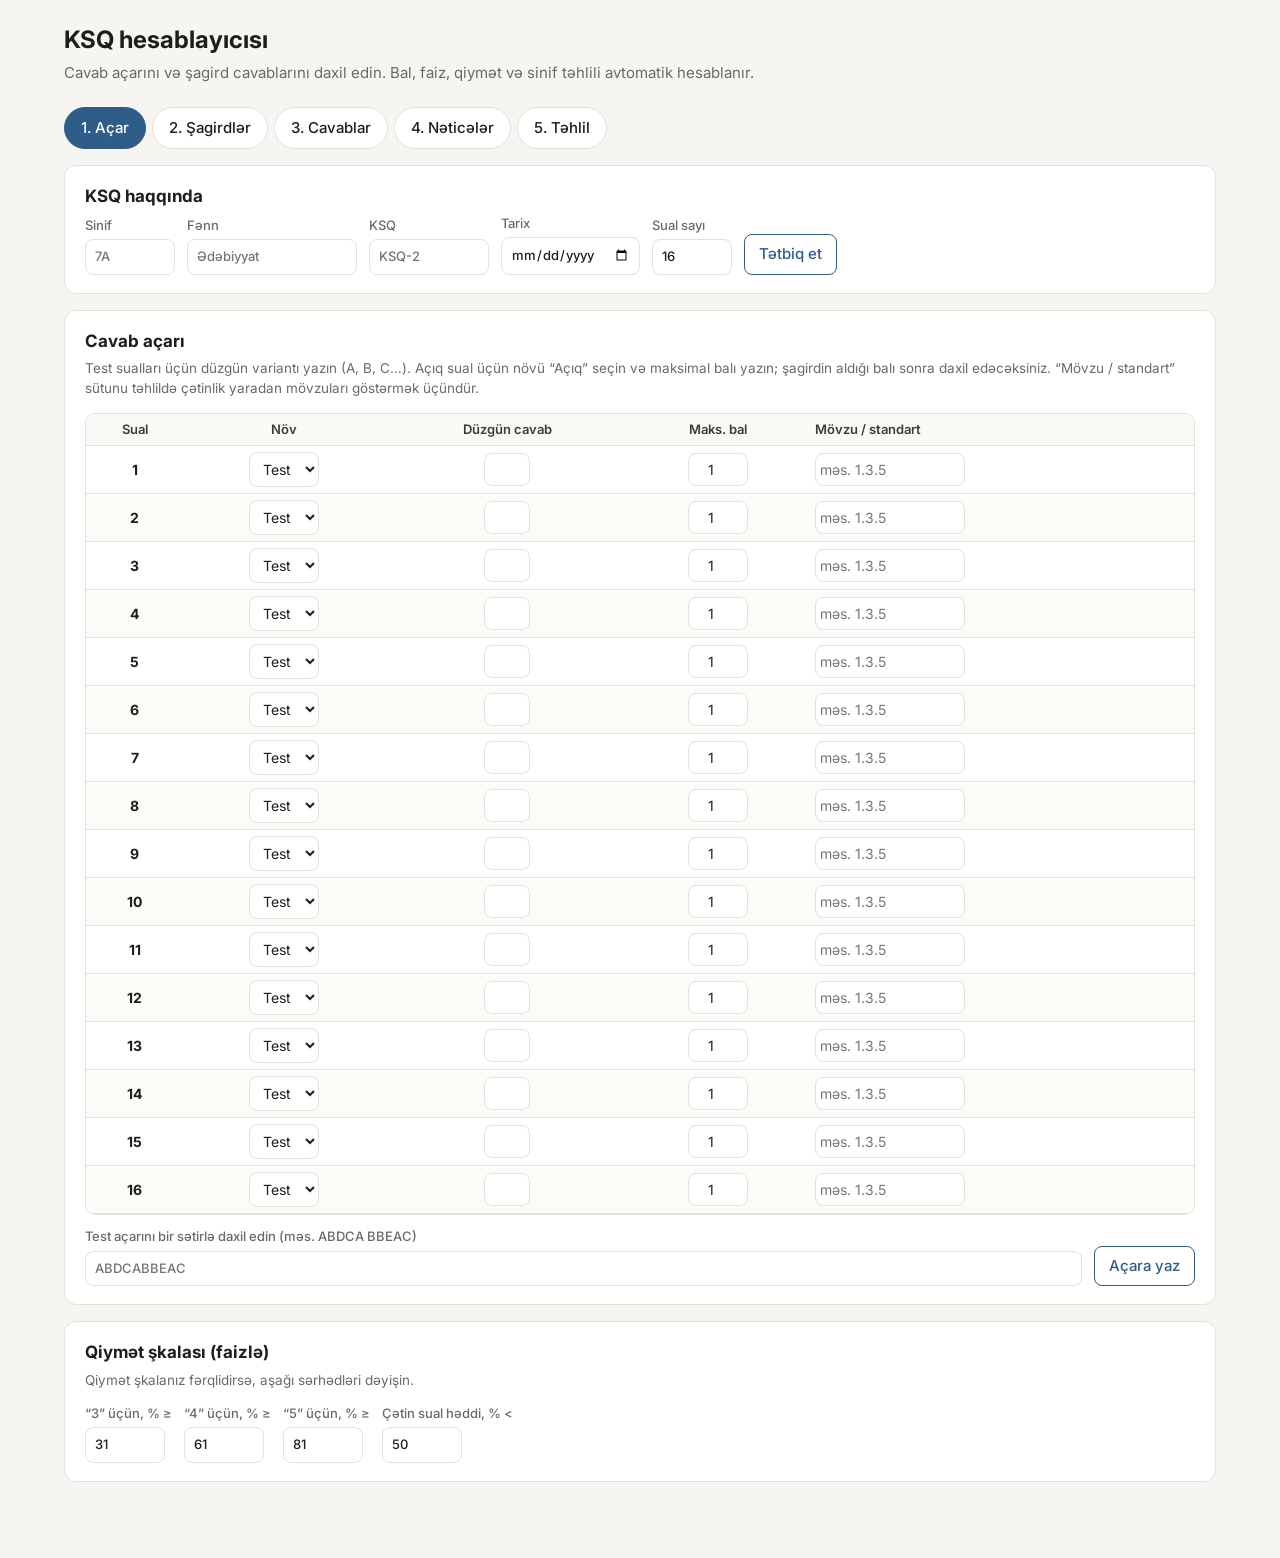
<file: public/assets/aistudio/index_bfc1c2e7.html>
<!DOCTYPE html>
<html lang="az">
<head>
<meta charset="utf-8">
<meta name="viewport" content="width=device-width, initial-scale=1">
<title>KSQ hesablayıcısı</title>
<link rel="manifest" href="manifest.json">
<meta name="theme-color" content="#2f5d8a">
<link rel="icon" href="icons/icon-192.png">
<link rel="apple-touch-icon" href="icons/icon-180.png">
<meta name="apple-mobile-web-app-capable" content="yes">
<meta name="apple-mobile-web-app-title" content="KSQ">
<link rel="preconnect" href="https://fonts.googleapis.com">
<link href="https://fonts.googleapis.com/css2?family=Inter:wght@400;500;600;700&display=swap" rel="stylesheet">
<style>
:root{
  --bg:#f6f5f1; --card:#ffffff; --ink:#1d1d1b; --muted:#6b6a65; --line:#e3e1da;
  --accent:#2f5d8a; --accent-soft:#e7eef6; --ok:#2e7d4f; --ok-soft:#e5f2ea;
  --warn:#b26a00; --warn-soft:#fbf0dc; --bad:#b23b3b; --bad-soft:#f8e4e4;
}
*{box-sizing:border-box}
body{margin:0;background:var(--bg);color:var(--ink);font:15px/1.5 Inter,system-ui,sans-serif}
header{padding:22px 24px 8px;max-width:1200px;margin:0 auto}
h1{font-size:24px;margin:0 0 4px}
header p{margin:0;color:var(--muted)}
nav{max-width:1200px;margin:14px auto 0;padding:0 24px;display:flex;gap:6px;flex-wrap:wrap}
nav button{border:1px solid var(--line);background:var(--card);padding:9px 16px;border-radius:999px;font:inherit;font-weight:500;cursor:pointer;color:var(--ink)}
nav button.on{background:var(--accent);border-color:var(--accent);color:#fff}
main{max-width:1200px;margin:0 auto;padding:16px 24px 60px}
section.view{display:none}
section.view.on{display:block}
.card{background:var(--card);border:1px solid var(--line);border-radius:12px;padding:18px 20px;margin-bottom:16px}
.card h2{font-size:17px;margin:0 0 4px}
.card .hint{color:var(--muted);font-size:13.5px;margin:0 0 14px}
.row{display:flex;gap:12px;flex-wrap:wrap;align-items:flex-end}
label.f{display:flex;flex-direction:column;gap:4px;font-size:13px;color:var(--muted);font-weight:500}
input,select,textarea{font:inherit;color:var(--ink);border:1px solid var(--line);border-radius:8px;padding:7px 9px;background:#fff}
input:focus,select:focus,textarea:focus{outline:2px solid var(--accent-soft);border-color:var(--accent)}
textarea{width:100%;min-height:150px;resize:vertical}
.btn{border:1px solid var(--accent);background:var(--accent);color:#fff;padding:8px 14px;border-radius:8px;font:inherit;font-weight:500;cursor:pointer}
.btn.ghost{background:#fff;color:var(--accent)}
.btn.small{padding:5px 10px;font-size:13px}
.btn.danger{border-color:var(--bad);color:var(--bad);background:#fff}
.tw{overflow-x:auto;border:1px solid var(--line);border-radius:10px}
table{border-collapse:collapse;width:100%;font-size:14px}
th,td{border-bottom:1px solid var(--line);padding:6px 8px;text-align:center;white-space:nowrap}
th{background:#faf9f6;font-weight:600;font-size:13px;color:#3d3c38;position:sticky;top:0}
td.name,th.name{text-align:left;position:sticky;left:0;background:inherit;z-index:1}
tbody tr{background:#fff}
tbody tr:nth-child(even){background:#fcfbf8}
td input{width:46px;text-align:center;padding:5px 4px;text-transform:uppercase}
td input.nm{width:190px;text-align:left;text-transform:none}
td input.tp{width:150px;text-align:left;text-transform:none}
td.c{background:var(--ok-soft)!important}
td.x{background:var(--bad-soft)!important}
td.p{background:var(--warn-soft)!important}
.kpis{display:grid;grid-template-columns:repeat(auto-fit,minmax(150px,1fr));gap:12px;margin-bottom:16px}
.kpi{background:var(--card);border:1px solid var(--line);border-radius:12px;padding:14px 16px}
.kpi .v{font-size:26px;font-weight:700}
.kpi .l{font-size:13px;color:var(--muted)}
.bar{height:10px;border-radius:6px;background:#eeece6;overflow:hidden;min-width:120px}
.bar i{display:block;height:100%;background:var(--accent)}
.tag{display:inline-block;padding:2px 8px;border-radius:999px;font-size:12px;font-weight:600}
.tag.ok{background:var(--ok-soft);color:var(--ok)}
.tag.warn{background:var(--warn-soft);color:var(--warn)}
.tag.bad{background:var(--bad-soft);color:var(--bad)}
.grade{display:inline-block;width:28px;height:28px;line-height:28px;border-radius:50%;font-weight:700;color:#fff;text-align:center}
.g2{background:var(--bad)}.g3{background:var(--warn)}.g4{background:var(--accent)}.g5{background:var(--ok)}
.dist{display:flex;gap:14px;flex-wrap:wrap}
.dist .d{flex:1;min-width:120px;border:1px solid var(--line);border-radius:10px;padding:10px 12px}
.toast{position:fixed;bottom:20px;left:50%;transform:translateX(-50%);background:#1d1d1b;color:#fff;padding:9px 16px;border-radius:8px;font-size:14px;opacity:0;transition:opacity .2s;pointer-events:none}
.toast.on{opacity:1}
pre.out{white-space:pre-wrap;background:#faf9f6;border:1px solid var(--line);border-radius:10px;padding:14px;font:14px/1.6 Inter,system-ui,sans-serif;margin:0}
.empty{color:var(--muted);padding:18px;text-align:center}
.legend{font-size:13px;color:var(--muted);margin-top:8px}
.legend span{display:inline-block;width:12px;height:12px;border-radius:3px;vertical-align:-2px;margin:0 4px 0 10px}

.scan{display:flex;gap:14px;border:1px solid var(--line);border-radius:10px;padding:12px;margin-top:12px;flex-wrap:wrap;background:#fff}
.scan img{width:150px;border-radius:6px;border:1px solid var(--line);cursor:zoom-in;align-self:flex-start}
.scan .body{flex:1;min-width:280px}
.scan .qs{display:flex;flex-wrap:wrap;gap:6px;margin:8px 0}
.scan .qs label{display:flex;flex-direction:column;align-items:center;font-size:11px;color:var(--muted)}
.scan .qs input{width:36px;text-align:center;padding:4px;text-transform:uppercase}
.scan .qs input.fl{border-color:var(--warn);background:var(--warn-soft)}
.scan.done{opacity:.6}
.msg{font-size:13px;margin:4px 0}
.msg.warn{color:var(--warn)} .msg.bad{color:var(--bad)} .msg.ok{color:var(--ok)}
#zoom{position:fixed;inset:0;background:rgba(0,0,0,.75);display:none;align-items:center;justify-content:center;z-index:50;cursor:zoom-out}
#zoom img{max-width:95vw;max-height:95vh;border-radius:6px}
.filebtn{position:relative;overflow:hidden;display:inline-block}
.filebtn input{position:absolute;inset:0;opacity:0;cursor:pointer}
@media(max-width:640px){header,main,nav{padding-left:14px;padding-right:14px}}
</style>
</head>
<body>
<header>
  <h1>KSQ hesablayıcısı</h1>
  <p>Cavab açarını və şagird cavablarını daxil edin. Bal, faiz, qiymət və sinif təhlili avtomatik hesablanır.</p>
</header>
<nav>
  <button data-v="setup" class="on">1. Açar</button>
  <button data-v="students">2. Şagirdlər</button>
  <button data-v="answers">3. Cavablar</button>
  <button data-v="results">4. Nəticələr</button>
  <button data-v="analysis">5. Təhlil</button>
</nav>
<main>

<!-- 1. SETUP -->
<section class="view on" id="v-setup">
  <div class="card">
    <h2>KSQ haqqında</h2>
    <div class="row">
      <label class="f">Sinif<input id="m-class" placeholder="7A" style="width:90px"></label>
      <label class="f">Fənn<input id="m-subject" placeholder="Ədəbiyyat" style="width:170px"></label>
      <label class="f">KSQ<input id="m-title" placeholder="KSQ-2" style="width:120px"></label>
      <label class="f">Tarix<input id="m-date" type="date"></label>
      <label class="f">Sual sayı<input id="m-n" type="number" min="1" max="60" value="16" style="width:80px"></label>
      <button class="btn ghost" id="b-apply-n">Tətbiq et</button>
    </div>
  </div>
  <div class="card">
    <h2>Cavab açarı</h2>
    <p class="hint">Test sualları üçün düzgün variantı yazın (A, B, C…). Açıq sual üçün növü “Açıq” seçin və maksimal balı yazın; şagirdin aldığı balı sonra daxil edəcəksiniz. “Mövzu / standart” sütunu təhlildə çətinlik yaradan mövzuları göstərmək üçündür.</p>
    <div class="tw"><table id="t-key"></table></div>
    <div class="row" style="margin-top:12px">
      <label class="f" style="flex:1;min-width:260px">Test açarını bir sətirlə daxil edin (məs. ABDCA BBEAC)
        <input id="key-quick" placeholder="ABDCABBEAC"></label>
      <button class="btn ghost" id="b-key-quick">Açara yaz</button>
    </div>
  </div>
  <div class="card">
    <h2>Qiymət şkalası (faizlə)</h2>
    <p class="hint">Qiymət şkalanız fərqlidirsə, aşağı sərhədləri dəyişin.</p>
    <div class="row">
      <label class="f">“3” üçün, % ≥<input id="s3" type="number" value="31" style="width:80px"></label>
      <label class="f">“4” üçün, % ≥<input id="s4" type="number" value="61" style="width:80px"></label>
      <label class="f">“5” üçün, % ≥<input id="s5" type="number" value="81" style="width:80px"></label>
      <label class="f">Çətin sual həddi, % &lt;<input id="hard" type="number" value="50" style="width:80px"></label>
    </div>
  </div>
</section>

<!-- 2. STUDENTS -->
<section class="view" id="v-students">
  <div class="card">
    <h2>Şagird siyahısı</h2>
    <p class="hint">Hər sətirə bir şagird yazın və ya siyahını Word/Excel-dən yapışdırın.</p>
    <textarea id="st-list" placeholder="Əliyev Murad&#10;Həsənova Leyla&#10;..."></textarea>
    <div class="row" style="margin-top:10px">
      <button class="btn" id="b-st-apply">Siyahını yadda saxla</button>
      <span id="st-count" class="hint" style="margin:0"></span>
    </div>
  </div>
</section>

<!-- 3. ANSWERS -->
<section class="view" id="v-answers">
  <div class="card">
    <h2>Blankları skan et</h2>
    <p class="hint">Şagirdlər cavabları “KSQ cavab blankı” (16 sual) üzərində dairəciyi qaraltmaqla işarələyir. Hər blankın şəklini çəkib yükləyin: proqram şagird nömrəsini və cavabları oxuyur. Siyahıdakı nömrə “2. Şagirdlər” bölməsindəki sıra ilə eyni olmalıdır. Blankdakı 1–16 suallar açardakı eyni nömrəli test suallarına yazılır.</p>
    <p class="hint" style="margin-top:-6px">Şəkil çəkərkən: vərəq düz səthdə olsun, 4 qara kvadratın hamısı kadra düşsün, kölgə salmayın.</p>
    <a class="btn ghost" href="KSQ_cavab_blanki_16.pdf" target="_blank" style="text-decoration:none;display:inline-block">Cavab blankını aç (çap üçün)</a>
    <span class="btn filebtn">Şəkil seç / çək<input type="file" id="scan-in" accept="image/*" multiple></span>
    <button class="btn ghost" id="b-scan-all" style="display:none">Hamısını cədvələ yaz</button>
    <span id="scan-status" class="hint"></span>
    <div id="scans"></div>
  </div>
  <div class="card">
    <h2>Şagird cavabları</h2>
    <p class="hint">Test sualına şagirdin seçdiyi hərfi, açıq suala aldığı balı yazın. Boş xana cavab verilməmiş sayılır. Xanalar dərhal rənglənir. Enter növbəti xanaya keçirir.</p>
    <div class="tw" style="max-height:70vh"><table id="t-ans"></table></div>
    <div class="legend">
      <span style="background:var(--ok-soft)"></span>düzgün
      <span style="background:var(--bad-soft)"></span>yanlış / 0 bal
      <span style="background:var(--warn-soft)"></span>qismən bal
    </div>
  </div>
</section>

<!-- 4. RESULTS -->
<section class="view" id="v-results">
  <div class="kpis" id="kpis"></div>
  <div class="card">
    <h2>Şagirdlər üzrə nəticələr</h2>
    <div class="row" style="margin:6px 0 12px">
      <button class="btn ghost small" id="b-copy-res">Cədvəli kopyala (Excel/Word üçün)</button>
      <button class="btn ghost small" id="b-csv">Excel faylı kimi yüklə (CSV)</button>
      <label class="f" style="flex-direction:row;align-items:center;gap:6px">Sırala
        <select id="sort"><option value="list">siyahı üzrə</option><option value="desc">nəticə ↓</option><option value="asc">nəticə ↑</option></select></label>
    </div>
    <div class="tw"><table id="t-res"></table></div>
  </div>
</section>

<!-- 5. ANALYSIS -->
<section class="view" id="v-analysis">
  <div class="card">
    <h2>Qiymətlərin bölgüsü</h2>
    <div class="dist" id="dist"></div>
  </div>
  <div class="card">
    <h2>Suallar üzrə həll faizi</h2>
    <p class="hint">Həll faizi = sual üzrə toplanan bal ÷ mümkün maksimal bal. Çətin sual həddindən aşağı olan suallar işarələnir.</p>
    <div class="tw"><table id="t-q"></table></div>
  </div>
  <div class="card" id="topic-card">
    <h2>Mövzu / standart üzrə</h2>
    <div class="tw"><table id="t-topic"></table></div>
  </div>
  <div class="card">
    <h2>Arayış üçün mətn</h2>
    <p class="hint">Rəqəmlər daxil etdiyiniz məlumatdan hesablanıb. Kopyalayıb hesabata yapışdıra, növbəti təlim üçün təklifləri özünüz tamamlaya bilərsiniz.</p>
    <pre class="out" id="report"></pre>
    <div class="row" style="margin-top:10px"><button class="btn ghost small" id="b-copy-rep">Mətni kopyala</button></div>
  </div>
  <div class="card">
    <h2>Məlumatlar</h2>
    <p class="hint">Məlumatlar yalnız bu brauzerdə saxlanır. Başqa sinif üçün yeni KSQ-yə başlamazdan əvvəl nəticələri kopyalayın.</p>
    <button class="btn danger small" id="b-reset">Hamısını sil və yenidən başla</button>
    <span id="reset-confirm" style="display:none;margin-left:8px">Əminsiniz?
      <button class="btn danger small" id="b-reset-yes">Bəli, sil</button>
      <button class="btn ghost small" id="b-reset-no">Xeyr</button></span>
  </div>
</section>
</main>
<div class="toast" id="toast"></div>
<div id="zoom"><img alt=""></div>

<script>
const LETTERS = ['A','B','C','D','E'];
const KEY = 'ksq-hesablayici-v1';
let S = {
  meta:{cls:'',subject:'',title:'',date:''},
  scale:{s3:31,s4:61,s5:81,hard:50},
  q:[], students:[], ans:{}
};
function blankQ(){return {type:'test',key:'',max:1,topic:''};}
function load(){
  try{const r=localStorage.getItem(KEY); if(r){S=Object.assign(S,JSON.parse(r));}}catch(e){}
  if(!S.q.length){for(let i=0;i<16;i++)S.q.push(blankQ());}
}
let saveT;
function save(){clearTimeout(saveT);saveT=setTimeout(()=>{try{localStorage.setItem(KEY,JSON.stringify(S));}catch(e){}},250);}
function saveNow(){clearTimeout(saveT);try{localStorage.setItem(KEY,JSON.stringify(S));}catch(e){}}
window.addEventListener('pagehide',saveNow);
document.addEventListener('visibilitychange',()=>{if(document.visibilityState==='hidden')saveNow();});
const $=id=>document.getElementById(id);
function esc(s){return String(s).replace(/[&<>"]/g,c=>({'&':'&amp;','<':'&lt;','>':'&gt;','"':'&quot;'}[c]));}
function toast(m){const t=$('toast');t.textContent=m;t.classList.add('on');setTimeout(()=>t.classList.remove('on'),1600);}
function fmt(x){return (Math.round(x*10)/10).toString().replace('.',',');}

/* NAV */
document.querySelectorAll('nav button').forEach(b=>b.onclick=()=>show(b.dataset.v));
function show(v){
  document.querySelectorAll('nav button').forEach(b=>b.classList.toggle('on',b.dataset.v===v));
  document.querySelectorAll('section.view').forEach(s=>s.classList.toggle('on',s.id==='v-'+v));
  if(v==='answers')renderAns();
  if(v==='results')renderResults();
  if(v==='analysis')renderAnalysis();
  window.scrollTo(0,0);
}

/* SETUP */
function bindMeta(){
  const m={cls:'m-class',subject:'m-subject',title:'m-title',date:'m-date'};
  for(const k in m){$(m[k]).value=S.meta[k]||'';$(m[k]).oninput=e=>{S.meta[k]=e.target.value;save();};}
  ['s3','s4','s5','hard'].forEach(k=>{$(k).value=S.scale[k];$(k).oninput=e=>{S.scale[k]=Number(e.target.value)||0;save();};});
  $('m-n').value=S.q.length;
}
$('b-apply-n').onclick=()=>{
  let n=Math.max(1,Math.min(60,parseInt($('m-n').value)||1));
  while(S.q.length<n)S.q.push(blankQ());
  S.q.length=n; save(); renderKey(); toast('Sual sayı: '+n);
};
function renderKey(){
  let h='<thead><tr><th>Sual</th><th>Növ</th><th>Düzgün cavab</th><th>Maks. bal</th><th style="text-align:left">Mövzu / standart</th></tr></thead><tbody>';
  S.q.forEach((q,i)=>{
    h+=`<tr><td><b>${i+1}</b></td>
    <td><select data-i="${i}" data-f="type"><option value="test"${q.type==='test'?' selected':''}>Test</option><option value="open"${q.type==='open'?' selected':''}>Açıq</option></select></td>
    <td>${q.type==='test'?`<input data-i="${i}" data-f="key" maxlength="1" value="${esc(q.key)}">`:'<span class="hint">bal ilə</span>'}</td>
    <td><input data-i="${i}" data-f="max" type="number" min="0" step="0.5" value="${q.max}" style="width:60px;text-transform:none"></td>
    <td style="text-align:left"><input class="tp" data-i="${i}" data-f="topic" value="${esc(q.topic)}" placeholder="məs. 1.3.5"></td></tr>`;
  });
  $('t-key').innerHTML=h+'</tbody>';
  $('t-key').querySelectorAll('[data-f]').forEach(el=>{
    const ev=el.tagName==='SELECT'?'change':'input';
    el.addEventListener(ev,e=>{
      const i=+el.dataset.i,f=el.dataset.f; let v=el.value;
      if(f==='key'){v=v.toUpperCase().replace(/[^A-E]/g,'');el.value=v;}
      if(f==='max')v=Math.max(0,Number(v)||0);
      S.q[i][f]=v;
      if(f==='type'){if(v==='test'&&!S.q[i].max)S.q[i].max=1;renderKey();}
      save();
    });
  });
}
$('b-key-quick').onclick=()=>{
  const s=$('key-quick').value.toUpperCase().replace(/[^A-E]/g,'');
  let k=0;
  for(let i=0;i<S.q.length&&k<s.length;i++){if(S.q[i].type==='test'){S.q[i].key=s[k++];}}
  save();renderKey();toast(k+' test sualına açar yazıldı');
};

/* STUDENTS */
function renderStudents(){$('st-list').value=S.students.join('\n');$('st-count').textContent=S.students.length?S.students.length+' şagird':'';}
$('b-st-apply').onclick=()=>{
  const names=$('st-list').value.split(/\r?\n/).map(s=>s.replace(/^\s*\d+[\.\)]\s*/,'').trim()).filter(Boolean);
  const old=S.ans; const na={};
  names.forEach(n=>{if(old[n])na[n]=old[n];});
  S.students=names; S.ans=na; save(); renderStudents(); toast(names.length+' şagird yadda saxlandı');
};

/* ANSWERS */
function cellState(q,v){
  if(v===undefined||v==='')return '';
  if(q.type==='test')return v===q.key?'c':'x';
  const n=Number(v); if(isNaN(n))return '';
  if(n>=q.max&&q.max>0)return 'c'; if(n<=0)return 'x'; return 'p';
}
function renderAns(){
  if(!S.students.length){$('t-ans').innerHTML='<tr><td class="empty">Əvvəlcə “2. Şagirdlər” bölməsində siyahını daxil edin.</td></tr>';return;}
  let h='<thead><tr><th class="name">Şagird</th>'+S.q.map((q,i)=>`<th>${i+1}<br><span style="font-weight:400;color:var(--muted)">${q.type==='test'?(q.key||'?'):'≤'+q.max}</span></th>`).join('')+'<th>Bal</th></tr></thead><tbody>';
  S.students.forEach((n,si)=>{
    const a=S.ans[n]||[];
    h+=`<tr><td class="name">${si+1}. ${esc(n)}</td>`+S.q.map((q,qi)=>{
      const v=a[qi]??''; return `<td class="${cellState(q,v)}"><input data-s="${si}" data-q="${qi}" value="${esc(v)}" ${q.type==='open'?'inputmode="decimal"':''}></td>`;
    }).join('')+`<td id="sum-${si}"><b>${fmt(scoreOf(n).pts)}</b></td></tr>`;
  });
  $('t-ans').innerHTML=h+'</tbody>';
  const inputs=[...$('t-ans').querySelectorAll('input')];
  inputs.forEach((el,idx)=>{
    el.addEventListener('input',()=>{
      const si=+el.dataset.s,qi=+el.dataset.q,q=S.q[qi],n=S.students[si];
      let v=el.value.trim();
      if(q.type==='test'){v=v.toUpperCase().replace(/[^A-E]/g,'').slice(0,1);}
      else{v=v.replace(',','.').replace(/[^0-9.]/g,''); if(v!==''&&Number(v)>q.max)v=String(q.max);}
      el.value=v;
      if(!S.ans[n])S.ans[n]=[];
      S.ans[n][qi]=v;
      el.parentElement.className=cellState(q,v);
      $('sum-'+si).innerHTML='<b>'+fmt(scoreOf(n).pts)+'</b>';
      save();
      if(q.type==='test'&&v&&inputs[idx+1])inputs[idx+1].focus();
    });
    el.addEventListener('keydown',e=>{if(e.key==='Enter'&&inputs[idx+1]){e.preventDefault();inputs[idx+1].focus();inputs[idx+1].select();}});
  });
}

/* CALC */
function maxTotal(){return S.q.reduce((s,q)=>s+(Number(q.max)||0),0);}
function qPts(q,v){
  if(v===undefined||v==='')return 0;
  if(q.type==='test')return v===q.key?Number(q.max)||0:0;
  return Math.min(Number(v)||0,Number(q.max)||0);
}
function scoreOf(n){
  const a=S.ans[n]||[]; let pts=0,correct=0,answered=0;
  S.q.forEach((q,i)=>{const v=a[i];if(v!==undefined&&v!=='')answered++;const p=qPts(q,v);pts+=p;if(q.type==='test'&&v===q.key)correct++;});
  const mt=maxTotal(); const pct=mt?pts/mt*100:0;
  return {pts,correct,answered,pct,grade:gradeOf(pct)};
}
function gradeOf(p){const r=Math.round(p);const s=S.scale;return r>=s.s5?5:r>=s.s4?4:r>=s.s3?3:2;}
function hasData(n){const a=S.ans[n];return a&&a.some(v=>v!==undefined&&v!=='');}
function participants(){return S.students.filter(hasData);}
function median(arr){if(!arr.length)return 0;const s=[...arr].sort((a,b)=>a-b),m=Math.floor(s.length/2);return s.length%2?s[m]:(s[m-1]+s[m])/2;}
function classStats(){
  const ps=participants(); const sc=ps.map(n=>({n,...scoreOf(n)}));
  const pcts=sc.map(s=>s.pct);
  const dist={2:0,3:0,4:0,5:0}; sc.forEach(s=>dist[s.grade]++);
  const k=sc.length;
  return {sc,k,avg:k?pcts.reduce((a,b)=>a+b,0)/k:0,med:median(pcts),min:k?Math.min(...pcts):0,max:k?Math.max(...pcts):0,
    dist,mastery:k?(dist[3]+dist[4]+dist[5])/k*100:0,quality:k?(dist[4]+dist[5])/k*100:0,
    avgGrade:k?sc.reduce((a,s)=>a+s.grade,0)/k:0};
}
function qStats(){
  const ps=participants();
  return S.q.map((q,i)=>{
    let got=0,cnt=0,blank=0; const opts={};
    ps.forEach(n=>{const v=(S.ans[n]||[])[i];if(v===undefined||v===''){blank++;}else if(q.type==='test'){opts[v]=(opts[v]||0)+1;}got+=qPts(q,v);cnt++;});
    const rate=cnt&&q.max?got/(cnt*q.max)*100:0;
    let wrong=''; if(q.type==='test'){const w=Object.entries(opts).filter(([k])=>k!==q.key).sort((a,b)=>b[1]-a[1])[0];if(w)wrong=w[0]+' ('+w[1]+')';}
    return {i,q,rate,blank,opts,wrong,cnt};
  });
}

/* RESULTS */
function renderResults(){
  const c=classStats();
  $('kpis').innerHTML=[
    ['İştirak',c.k+' / '+S.students.length],
    ['Orta nəticə',fmt(c.avg)+'%'],
    ['Orta qiymət',fmt(c.avgGrade)],
    ['Mənimsəmə (3–5)',fmt(c.mastery)+'%'],
    ['Keyfiyyət (4–5)',fmt(c.quality)+'%'],
    ['Maks. bal',fmt(maxTotal())]
  ].map(([l,v])=>`<div class="kpi"><div class="v">${v}</div><div class="l">${l}</div></div>`).join('');
  if(!S.students.length){$('t-res').innerHTML='<tr><td class="empty">Şagird siyahısı boşdur.</td></tr>';return;}
  let rows=S.students.map((n,i)=>({i,n,has:hasData(n),...scoreOf(n)}));
  const so=$('sort').value;
  if(so!=='list')rows.sort((a,b)=>(b.has-a.has)||(so==='desc'?b.pct-a.pct:a.pct-b.pct));
  const nt=S.q.filter(q=>q.type==='test').length;
  let h=`<thead><tr><th>№</th><th class="name">Şagird</th>${nt?'<th>Düzgün test</th>':''}<th>Bal</th><th>Faiz</th><th style="min-width:140px"></th><th>Qiymət</th></tr></thead><tbody>`;
  rows.forEach(r=>{
    if(!r.has){h+=`<tr><td>${r.i+1}</td><td class="name">${esc(r.n)}</td>${nt?'<td>–</td>':''}<td>–</td><td>–</td><td></td><td><span class="hint">iştirak etməyib</span></td></tr>`;return;}
    h+=`<tr><td>${r.i+1}</td><td class="name">${esc(r.n)}</td>${nt?`<td>${r.correct} / ${nt}</td>`:''}<td>${fmt(r.pts)} / ${fmt(maxTotal())}</td><td><b>${fmt(r.pct)}%</b></td><td><div class="bar"><i style="width:${Math.min(100,r.pct)}%"></i></div></td><td><span class="grade g${r.grade}">${r.grade}</span></td></tr>`;
  });
  $('t-res').innerHTML=h+'</tbody>';
}
$('sort').onchange=renderResults;
$('b-copy-res').onclick=()=>{
  const nt=S.q.filter(q=>q.type==='test').length;
  const lines=[['№','Şagird',...(nt?['Düzgün test']:[]),'Bal','Faiz','Qiymət'].join('\t')];
  S.students.forEach((n,i)=>{const r=scoreOf(n);
    lines.push(hasData(n)?[i+1,n,...(nt?[r.correct+'/'+nt]:[]),fmt(r.pts),fmt(r.pct)+'%',r.grade].join('\t'):[i+1,n,...(nt?['–']:[]),'–','–','iştirak etməyib'].join('\t'));});
  copy(lines.join('\n'));
};

/* ANALYSIS */
function renderAnalysis(){
  const c=classStats(), qs=qStats(), hard=S.scale.hard;
  $('dist').innerHTML=[5,4,3,2].map(g=>{const p=c.k?c.dist[g]/c.k*100:0;return `<div class="d"><span class="grade g${g}">${g}</span> <b style="font-size:20px;margin-left:6px">${c.dist[g]}</b> <span class="hint">şagird · ${fmt(p)}%</span><div class="bar" style="margin-top:8px"><i style="width:${p}%"></i></div></div>`;}).join('');
  let h='<thead><tr><th>Sual</th><th>Növ</th><th style="text-align:left">Mövzu / standart</th><th>Açar</th><th>Həll faizi</th><th style="min-width:140px"></th><th>Ən çox seçilən yanlış variant</th><th>Cavabsız</th><th>Status</th></tr></thead><tbody>';
  qs.forEach(s=>{
    const st=!s.cnt?'':s.rate<hard?'<span class="tag bad">çətin</span>':s.rate<75?'<span class="tag warn">orta</span>':'<span class="tag ok">yaxşı</span>';
    h+=`<tr><td><b>${s.i+1}</b></td><td>${s.q.type==='test'?'Test':'Açıq'}</td><td style="text-align:left">${esc(s.q.topic||'–')}</td><td>${s.q.type==='test'?(s.q.key||'?'):'≤'+s.q.max}</td><td><b>${fmt(s.rate)}%</b></td><td><div class="bar"><i style="width:${s.rate}%"></i></div></td><td>${s.wrong||'–'}</td><td>${s.blank}</td><td>${st}</td></tr>`;
  });
  $('t-q').innerHTML=h+'</tbody>';
  const topics={};
  qs.forEach(s=>{const t=(s.q.topic||'').trim();if(!t)return;(topics[t]=topics[t]||[]).push(s);});
  const tk=Object.keys(topics);
  $('topic-card').style.display=tk.length?'':'none';
  if(tk.length){
    let th='<thead><tr><th style="text-align:left">Mövzu / standart</th><th>Suallar</th><th>Orta həll faizi</th><th style="min-width:140px"></th></tr></thead><tbody>';
    tk.map(t=>{const arr=topics[t];return {t,arr,r:arr.reduce((a,s)=>a+s.rate,0)/arr.length};}).sort((a,b)=>a.r-b.r).forEach(o=>{
      th+=`<tr><td style="text-align:left">${esc(o.t)}</td><td>${o.arr.map(s=>s.i+1).join(', ')}</td><td><b>${fmt(o.r)}%</b> ${o.r<hard?'<span class="tag bad">çətin</span>':''}</td><td><div class="bar"><i style="width:${o.r}%"></i></div></td></tr>`;});
    $('t-topic').innerHTML=th+'</tbody>';
  }
  $('report').textContent=reportText(c,qs);
}
function reportText(c,qs){
  const m=S.meta, hard=S.scale.hard;
  if(!c.k)return 'Hələ şagird cavabı daxil edilməyib.';
  const head=[m.cls&&m.cls+' sinfi',m.subject,m.title].filter(Boolean).join(', ');
  const hq=qs.filter(s=>s.cnt&&s.rate<hard).sort((a,b)=>a.rate-b.rate);
  const gq=qs.filter(s=>s.cnt&&s.rate>=75).sort((a,b)=>b.rate-a.rate);
  const sorted=[...c.sc].sort((a,b)=>b.pct-a.pct);
  const topN=sorted.filter(s=>s.grade===5).map(s=>s.n);
  let t='';
  t+=`${head||'KSQ'}${m.date?' ('+m.date.split('-').reverse().join('.')+')':''} üzrə nəticələrin təhlili\n\n`;
  t+=`Sinifdə ${S.students.length} şagird var, KSQ-də ${c.k} şagird iştirak edib. Qiymətləndirmə ${S.q.length} sual üzrə (maksimal bal: ${fmt(maxTotal())}) aparılıb.\n\n`;
  t+=`Ümumi nəticələr: sinif üzrə orta nəticə ${fmt(c.avg)}%, median ${fmt(c.med)}%, ən yüksək nəticə ${fmt(c.max)}%, ən aşağı nəticə ${fmt(c.min)}% təşkil edir. Orta qiymət ${fmt(c.avgGrade)}-dir.\n`;
  t+=`Qiymətlərin bölgüsü: “5” – ${c.dist[5]}, “4” – ${c.dist[4]}, “3” – ${c.dist[3]}, “2” – ${c.dist[2]} şagird. Mənimsəmə göstəricisi ${fmt(c.mastery)}%, keyfiyyət göstəricisi ${fmt(c.quality)}%-dir.\n\n`;
  if(topN.length)t+=`Yüksək nəticə göstərən şagirdlər (“5”): ${topN.join(', ')}.\n\n`;
  if(gq.length)t+=`Ən yaxşı mənimsənilən suallar: ${gq.slice(0,5).map(s=>s.i+1+' ('+fmt(s.rate)+'%'+(s.q.topic?', '+s.q.topic:'')+')').join('; ')}.\n\n`;
  if(hq.length){
    t+=`Həll faizi ${hard}%-dən aşağı olan suallar: ${hq.map(s=>s.i+1+' ('+fmt(s.rate)+'%'+(s.q.topic?', '+s.q.topic:'')+(s.wrong?', ən çox seçilən yanlış variant '+s.wrong:'')+')').join('; ')}.\n`;
    const ht=[...new Set(hq.map(s=>s.q.topic).filter(Boolean))];
    if(ht.length)t+=`Bu suallar aşağıdakı mövzu/standartlara aiddir: ${ht.join(', ')}.\n`;
    t+='\n';
  } else t+=`Həll faizi ${hard}%-dən aşağı olan sual qeydə alınmayıb.\n\n`;
  t+=`Növbəti təlim üçün təkliflər:\n`;
  if(hq.length)t+=`– ${hq.map(s=>s.i+1).join(', ')} nömrəli sualların əhatə etdiyi ${[...new Set(hq.map(s=>s.q.topic).filter(Boolean))].join(', ')||'mövzular'} üzrə təkrar və möhkəmləndirmə tapşırıqları planlaşdırılsın.\n`;
  if(c.dist[2])t+=`– “2” qiyməti alan ${c.dist[2]} şagirdlə fərdi iş və əlavə məşğələ təşkil olunsun.\n`;
  t+=`– …`;
  return t;
}
$('b-csv').onclick=()=>{
  const nt=S.q.filter(q=>q.type==='test').length;
  const head=['№','Şagird',...S.q.map((q,i)=>'S'+(i+1)),...(nt?['Düzgün test']:[]),'Bal','Faiz','Qiymət'];
  const rows=[head];
  S.students.forEach((n,i)=>{const r=scoreOf(n),a=S.ans[n]||[];
    rows.push(hasData(n)?[i+1,n,...S.q.map((q,qi)=>a[qi]??''),...(nt?[r.correct]:[]),fmt(r.pts),fmt(r.pct),r.grade]:[i+1,n,...S.q.map(()=>''),...(nt?['']:[]),'','','iştirak etməyib']);});
  const csv='\ufeff'+rows.map(r=>r.map(v=>'"'+String(v).replace(/"/g,'""')+'"').join(';')).join('\r\n');
  const url=URL.createObjectURL(new Blob([csv],{type:'text/csv;charset=utf-8'}));
  const a=document.createElement('a');a.href=url;a.download=(['KSQ',S.meta.cls,S.meta.title].filter(Boolean).join('_')||'KSQ')+'.csv';
  document.body.appendChild(a);a.click();a.remove();setTimeout(()=>URL.revokeObjectURL(url),2000);
};
$('b-copy-rep').onclick=()=>copy($('report').textContent);
function copy(txt){
  if(navigator.clipboard&&navigator.clipboard.writeText){navigator.clipboard.writeText(txt).then(()=>toast('Kopyalandı'),()=>fallback(txt));}else fallback(txt);
}
function fallback(txt){const ta=document.createElement('textarea');ta.value=txt;document.body.appendChild(ta);ta.select();try{document.execCommand('copy');toast('Kopyalandı');}catch(e){toast('Kopyalamaq alınmadı');}ta.remove();}

/* RESET */
$('b-reset').onclick=()=>{$('reset-confirm').style.display='inline';};
$('b-reset-no').onclick=()=>{$('reset-confirm').style.display='none';};
$('b-reset-yes').onclick=()=>{
  S={meta:{cls:'',subject:'',title:'',date:''},scale:{s3:31,s4:61,s5:81,hard:50},q:[],students:[],ans:{}};
  for(let i=0;i<16;i++)S.q.push(blankQ());
  save();bindMeta();renderKey();renderStudents();$('reset-confirm').style.display='none';show('setup');toast('Təmizləndi');
};

/* KSQ cavab blankı oxuyucusu (OMR). Blank düzümü mm ilə, A4. */
const OMR = (()=>{
  const MARK = [[14,14],[196,14],[196,283],[14,283]]; // TL TR BR BL
  const R_IN = 2.3, R_RING_IN = 2.9, R_RING_OUT = 3.8;
  const ID_TENS = [...Array(5)].map((_,d)=>[60+11*d,72]);
  const ID_UNITS = [...Array(10)].map((_,d)=>[60+11*d,84]);
  const Q = [];
  for(let col=0;col<2;col++)for(let k=0;k<8;k++){
    const bx = col? 128:40, y = 118+15*k;
    Q.push([0,1,2,3,4].map(j=>[bx+12*j,y]));
  }
  const ALL = [...ID_TENS,...ID_UNITS,...Q.flat()];

  function solve(A,b){ // Gauss
    const n=b.length; A=A.map((r,i)=>[...r,b[i]]);
    for(let c=0;c<n;c++){
      let p=c; for(let r=c+1;r<n;r++) if(Math.abs(A[r][c])>Math.abs(A[p][c])) p=r;
      [A[c],A[p]]=[A[p],A[c]];
      if(Math.abs(A[c][c])<1e-12) return null;
      for(let r=0;r<n;r++){ if(r===c) continue; const f=A[r][c]/A[c][c]; for(let k=c;k<=n;k++) A[r][k]-=f*A[c][k]; }
    }
    return A.map((r,i)=>r[n]/r[i]);
  }
  function homography(src,dst){
    const A=[],b=[];
    for(let i=0;i<4;i++){
      const [x,y]=src[i],[u,v]=dst[i];
      A.push([x,y,1,0,0,0,-u*x,-u*y]); b.push(u);
      A.push([0,0,0,x,y,1,-v*x,-v*y]); b.push(v);
    }
    const h=solve(A,b); if(!h) return null;
    return (x,y)=>{const w=h[6]*x+h[7]*y+1;return [(h[0]*x+h[1]*y+h[2])/w,(h[3]*x+h[4]*y+h[5])/w];};
  }

  function prepare(img){
    const maxD=1600, sc=Math.min(1,maxD/Math.max(img.width,img.height));
    const w=Math.round(img.width*sc), h=Math.round(img.height*sc);
    const cv=document.createElement('canvas'); cv.width=w; cv.height=h;
    const cx=cv.getContext('2d',{willReadFrequently:true}); cx.drawImage(img,0,0,w,h);
    const d=cx.getImageData(0,0,w,h).data, g=new Float32Array(w*h);
    for(let i=0,j=0;i<g.length;i++,j+=4) g[i]=0.299*d[j]+0.587*d[j+1]+0.114*d[j+2];
    // integral image -> Bradley threshold
    const I=new Float64Array((w+1)*(h+1));
    for(let y=0;y<h;y++){let s=0;for(let x=0;x<w;x++){s+=g[y*w+x];I[(y+1)*(w+1)+x+1]=I[y*(w+1)+x+1]+s;}}
    const S=Math.max(15,Math.round(Math.max(w,h)/12)), hs=S>>1, T=0.2;
    const bin=new Uint8Array(w*h);
    for(let y=0;y<h;y++){const y0=Math.max(0,y-hs),y1=Math.min(h,y+hs+1);
      for(let x=0;x<w;x++){const x0=Math.max(0,x-hs),x1=Math.min(w,x+hs+1);
        const sum=I[y1*(w+1)+x1]-I[y0*(w+1)+x1]-I[y1*(w+1)+x0]+I[y0*(w+1)+x0];
        const mean=sum/((x1-x0)*(y1-y0));
        bin[y*w+x]= g[y*w+x] < mean*(1-T) && g[y*w+x] < 200 ? 1:0;}}
    return {w,h,bin,canvas:cv};
  }

  function blobs(P){
    const {w,h,bin}=P, lab=new Int32Array(w*h), out=[]; const st=new Int32Array(w*h);
    const minA=Math.pow(Math.max(w,h)*0.012,2);
    let id=0;
    for(let i=0;i<w*h;i++){
      if(!bin[i]||lab[i]) continue;
      id++; let sp=0; st[sp++]=i; lab[i]=id;
      let a=0,sx=0,sy=0,x0=1e9,y0=1e9,x1=-1,y1=-1;
      while(sp){const p=st[--sp],x=p%w,y=(p-x)/w; a++;sx+=x;sy+=y;
        if(x<x0)x0=x;if(x>x1)x1=x;if(y<y0)y0=y;if(y>y1)y1=y;
        if(x>0){const q=p-1;if(bin[q]&&!lab[q]){lab[q]=id;st[sp++]=q;}}
        if(x<w-1){const q=p+1;if(bin[q]&&!lab[q]){lab[q]=id;st[sp++]=q;}}
        if(y>0){const q=p-w;if(bin[q]&&!lab[q]){lab[q]=id;st[sp++]=q;}}
        if(y<h-1){const q=p+w;if(bin[q]&&!lab[q]){lab[q]=id;st[sp++]=q;}}
      }
      const bw=x1-x0+1,bh=y1-y0+1,ar=bw/bh,fill=a/(bw*bh);
      if(a>=minA && ar>0.55 && ar<1.8 && fill>0.8 && bw<w/4 && bh<h/4) out.push({x:sx/a,y:sy/a,a,fill});
    }
    return out;
  }

  function dark(P,x,y){const xi=Math.round(x),yi=Math.round(y);if(xi<0||yi<0||xi>=P.w||yi>=P.h)return 0;return P.bin[yi*P.w+xi];}
  function fillAt(P,H,cx,cy,r0,r1){
    let n=0,k=0;
    for(let dy=-r1;dy<=r1;dy+=0.3)for(let dx=-r1;dx<=r1;dx+=0.3){
      const rr=Math.hypot(dx,dy); if(rr<r0||rr>r1) continue;
      const [u,v]=H(cx+dx,cy+dy); k+=dark(P,u,v); n++;}
    return n?k/n:0;
  }
  function decide(f,thr){
    const idx=f.map((v,i)=>[v,i]).sort((a,b)=>b[0]-a[0]);
    const [m,mi]=idx[0], s2=idx[1][0];
    if(m<thr) return {v:null,flag: m>thr*0.55?'zəif işarə':''};
    if(s2>=thr) return m-s2>0.3?{v:mi,flag:'bir neçə işarə – yoxlayın'}:{v:null,flag:'bir neçə cavab'};
    return {v:mi,flag:''};
  }

  function read(img){
    const P=prepare(img);
    let c=blobs(P);
    if(c.length<4) return {ok:false,error:'Künclərdəki 4 qara kvadrat tapılmadı. Vərəqin hamısı kadrda olsun.'};
    c.sort((a,b)=>b.a-a.a);
    // ən böyük 4 kvadrat, ölçücə bir-birinə yaxın olanlar
    let pick=null;
    for(let s=0;s+4<=Math.min(c.length,8)&&!pick;s++){const g=c.slice(s,s+4);if(g[3].a>g[0].a*0.35)pick=g;}
    if(!pick) pick=c.slice(0,4);
    const cx=pick.reduce((s,p)=>s+p.x,0)/4, cy=pick.reduce((s,p)=>s+p.y,0)/4;
    pick.sort((a,b)=>Math.atan2(a.y-cy,a.x-cx)-Math.atan2(b.y-cy,b.x-cx)); // ekranda saat əqrəbi istiqaməti
    let start=0,best=1e18; pick.forEach((p,i)=>{if(p.x+p.y<best){best=p.x+p.y;start=i;}});
    let bestR=null;
    for(let r=0;r<4;r++){
      const dst=[0,1,2,3].map(k=>{const p=pick[(start+r+k)%4];return [p.x,p.y];});
      const H=homography(MARK,dst); if(!H) continue;
      // düzgün istiqamət: dairəciklərin konturları gözlənilən yerdədir
      let ring=0,gap=0;
      ALL.forEach(([x,y],i)=>{ if(i%3) return; ring+=fillAt(P,H,x,y,R_RING_IN,R_RING_OUT); gap+=fillAt(P,H,x+6,y+(i%2?4:-4),0,1.2);});
      const score=ring-gap;
      if(!bestR||score>bestR.score) bestR={H,score,ringAvg:ring/(ALL.length/3)};
    }
    if(!bestR||bestR.ringAvg<0.12) return {ok:false,error:'Blank tanınmadı. Şəkli düz, işıqlı yerdə, vərəqi tam göstərərək yenidən çəkin.'};
    const H=bestR.H;
    const raw=pts=>pts.map(([x,y])=>fillAt(P,H,x,y,0,R_IN));
    // eşik: boş dairəciklərin səviyyəsinə görə uyğunlaşır
    const all=[...raw(ID_TENS),...raw(ID_UNITS),...Q.flatMap(q=>raw(q))].sort((a,b)=>a-b);
    const base=all[Math.floor(all.length*0.3)];
    const thr=Math.max(0.3,Math.min(0.55,base+0.28));
    const T=decide(raw(ID_TENS),thr), U=decide(raw(ID_UNITS),thr);
    let id=null, idFlag='';
    if(U.v!==null){ id=(T.v??0)*10+U.v; if(T.v===null) idFlag='onluq işarələnməyib, 0 götürüldü'; if(T.flag) idFlag=T.flag; if(U.flag) idFlag=U.flag; }
    else idFlag='nömrə oxunmadı';
    const answers=Q.map(q=>{const f=raw(q);const d=decide(f,thr);return {v:d.v===null?'':'ABCDE'[d.v],flag:d.flag,f};});
    // önizləmə üçün işarələri çək
    const cx2=P.canvas.getContext('2d'); cx2.lineWidth=Math.max(2,P.w/500);
    const mark=(x,y,col)=>{const [u,v]=H(x,y),[u2]=H(x+3.6,y);cx2.strokeStyle=col;cx2.beginPath();cx2.arc(u,v,Math.abs(u2-u),0,7);cx2.stroke();};
    Q.forEach((q,i)=>{const a=answers[i];q.forEach(([x,y],j)=>{if('ABCDE'[j]===a.v)mark(x,y,a.flag?'#d08000':'#1a9a4a');});if(a.flag&&!a.v)q.forEach(([x,y])=>mark(x,y,'#d03030'));});
    if(T.v!==null)mark(...ID_TENS[T.v],'#2f5d8a'); if(U.v!==null)mark(...ID_UNITS[U.v],'#2f5d8a');
    return {ok:true,id,idFlag,answers,preview:P.canvas.toDataURL('image/jpeg',0.6)};
  }
  return {read};
})();

/* SCAN */
let SCANS=[];
$('zoom').onclick=()=>{$('zoom').style.display='none';};
$('scan-in').onchange=async e=>{
  const files=[...e.target.files]; e.target.value='';
  if(!files.length)return;
  for(let i=0;i<files.length;i++){
    $('scan-status').textContent=` Oxunur: ${i+1} / ${files.length}…`;
    await new Promise(r=>setTimeout(r,20));
    let res;
    try{
      const url=URL.createObjectURL(files[i]); const im=new Image(); im.src=url; await im.decode();
      res=OMR.read(im); URL.revokeObjectURL(url);
    }catch(err){res={ok:false,error:'Şəkil açılmadı.'};}
    res.name=files[i].name; res.key=Date.now()+'-'+i; res.done=false;
    if(res.ok){res.si=(res.id&&res.id<=S.students.length)?res.id-1:-1;}
    SCANS.push(res);
  }
  $('scan-status').textContent=''; renderScans();
};
function renderScans(){
  const box=$('scans');
  $('b-scan-all').style.display=SCANS.some(s=>s.ok&&!s.done)?'inline-block':'none';
  const used={}; SCANS.forEach(s=>{if(s.ok&&s.si>=0)used[s.si]=(used[s.si]||0)+1;});
  box.innerHTML=SCANS.map((s,k)=>{
    if(!s.ok)return `<div class="scan"><div class="body"><b>${esc(s.name)}</b><div class="msg bad">${esc(s.error)}</div><button class="btn ghost small" data-del="${k}">Sil</button></div></div>`;
    const opts='<option value="-1">— şagirdi seçin —</option>'+S.students.map((n,i)=>`<option value="${i}"${i===s.si?' selected':''}>${i+1}. ${esc(n)}</option>`).join('');
    const msgs=[];
    if(s.id===null)msgs.push(['bad','Şagird nömrəsi oxunmadı – siyahıdan seçin.']);
    else if(s.id<1||s.id>S.students.length)msgs.push(['bad',`Blankda ${s.id} nömrəsi işarələnib, siyahıda belə nömrə yoxdur – şagirdi seçin.`]);
    if(s.idFlag)msgs.push(['warn','Nömrə: '+s.idFlag+'.']);
    if(s.si>=0&&used[s.si]>1)msgs.push(['warn','Bu şagird üçün birdən çox blank var.']);
    if(s.si>=0&&hasData(S.students[s.si])&&!s.done)msgs.push(['warn','Bu şagirdin cədvəldə cavabları var – yazanda əvəz olunacaq.']);
    const fl=s.answers.map((a,i)=>a.flag?`${i+1} (${a.flag})`:'').filter(Boolean);
    if(fl.length)msgs.push(['warn','Yoxlayın: '+fl.join('; ')]);
    const blank=s.answers.filter(a=>!a.v&&!a.flag).length;
    if(blank)msgs.push(['', blank+' sual cavabsızdır.']);
    if(s.done)msgs.unshift(['ok','Cədvələ yazıldı.']);
    return `<div class="scan${s.done?' done':''}"><img src="${s.preview}" data-z="${k}" alt="blank">
      <div class="body">
        <label class="f" style="flex-direction:row;align-items:center;gap:8px">Şagird <select data-si="${k}">${opts}</select></label>
        <div class="qs">${s.answers.map((a,i)=>`<label>${i+1}<input data-k="${k}" data-q="${i}" value="${a.v}" maxlength="1" class="${a.flag?'fl':''}"></label>`).join('')}</div>
        ${msgs.map(([c,t])=>`<div class="msg ${c}">${esc(t)}</div>`).join('')}
        <div class="row" style="margin-top:8px"><button class="btn small" data-put="${k}">Cədvələ yaz</button><button class="btn ghost small" data-del="${k}">Sil</button></div>
      </div></div>`;
  }).join('');
  box.querySelectorAll('[data-z]').forEach(el=>el.onclick=()=>{$('zoom').querySelector('img').src=el.src;$('zoom').style.display='flex';});
  box.querySelectorAll('[data-si]').forEach(el=>el.onchange=()=>{const sc=SCANS[+el.dataset.si];sc.si=+el.value;sc.manual=true;renderScans();});
  box.querySelectorAll('input[data-k]').forEach(el=>el.oninput=()=>{const v=el.value.toUpperCase().replace(/[^A-E]/g,'').slice(0,1);el.value=v;const a=SCANS[+el.dataset.k].answers[+el.dataset.q];a.v=v;a.flag='';el.classList.remove('fl');});
  box.querySelectorAll('[data-del]').forEach(el=>el.onclick=()=>{SCANS.splice(+el.dataset.del,1);renderScans();});
  box.querySelectorAll('[data-put]').forEach(el=>el.onclick=()=>{if(putScan(+el.dataset.put)){renderScans();renderAns();}});
}
function putScan(k){
  const s=SCANS[k]; if(!s.ok)return false;
  if(s.si<0){toast('Əvvəlcə şagirdi seçin');return false;}
  const n=S.students[s.si]; if(!S.ans[n])S.ans[n]=[];
  let w=0;
  s.answers.forEach((a,i)=>{if(i<S.q.length&&S.q[i].type==='test'){S.ans[n][i]=a.v;w++;}});
  s.done=true; save(); toast(`${n}: ${w} cavab yazıldı`); return true;
}
$('b-scan-all').onclick=()=>{
  const cnt={}; SCANS.forEach(s=>{if(s.ok&&s.si>=0)cnt[s.si]=(cnt[s.si]||0)+1;});
  let c=0,skip=0;
  SCANS.forEach((s,k)=>{if(!s.ok||s.done)return;
    const clean=s.si>=0&&cnt[s.si]===1&&(s.manual||!s.idFlag);
    if(clean){putScan(k);c++;}else skip++;});
  renderScans(); renderAns();
  toast(`${c} blank yazıldı`+(skip?`; ${skip} blankı ayrıca yoxlayıb “Cədvələ yaz” düyməsini basın`:''));
};

if('serviceWorker' in navigator){window.addEventListener('load',()=>navigator.serviceWorker.register('sw.js').catch(()=>{}));}
load();bindMeta();renderKey();renderStudents();
</script>
</body>
</html>
</file>
